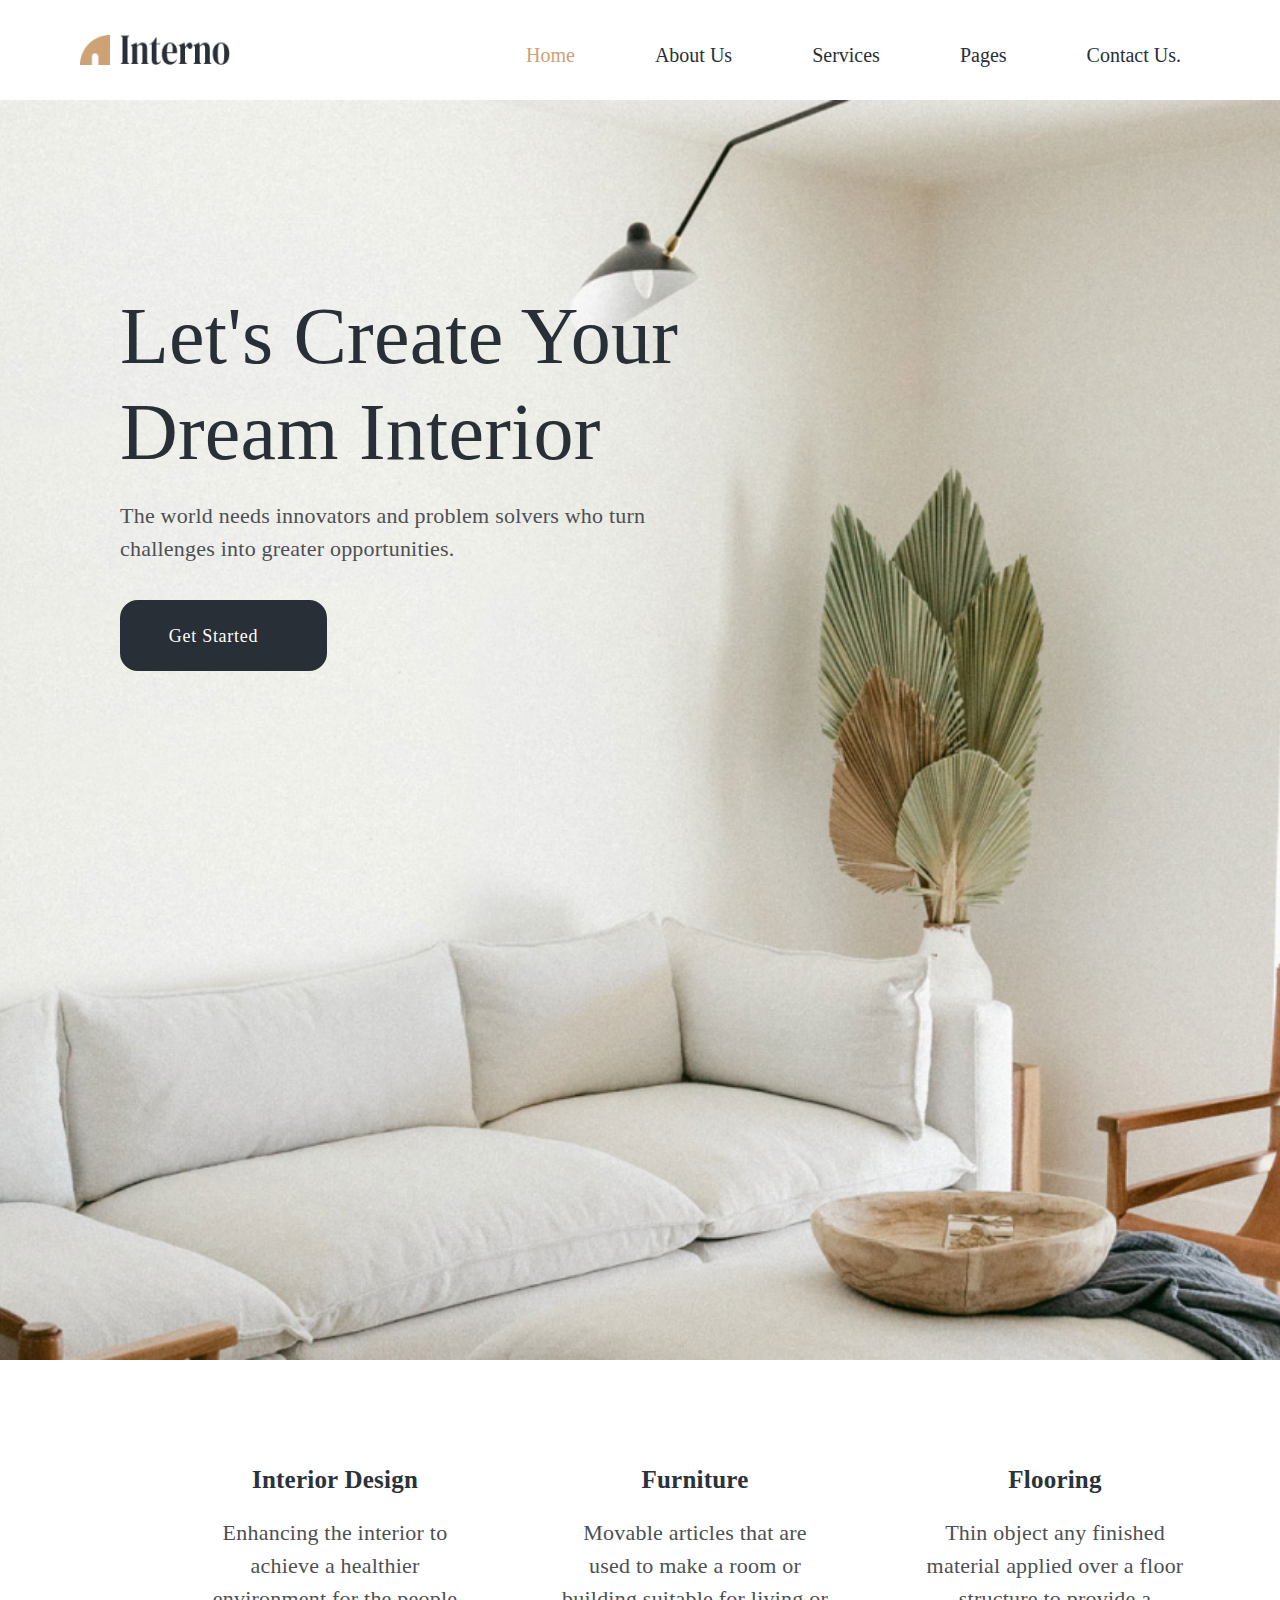
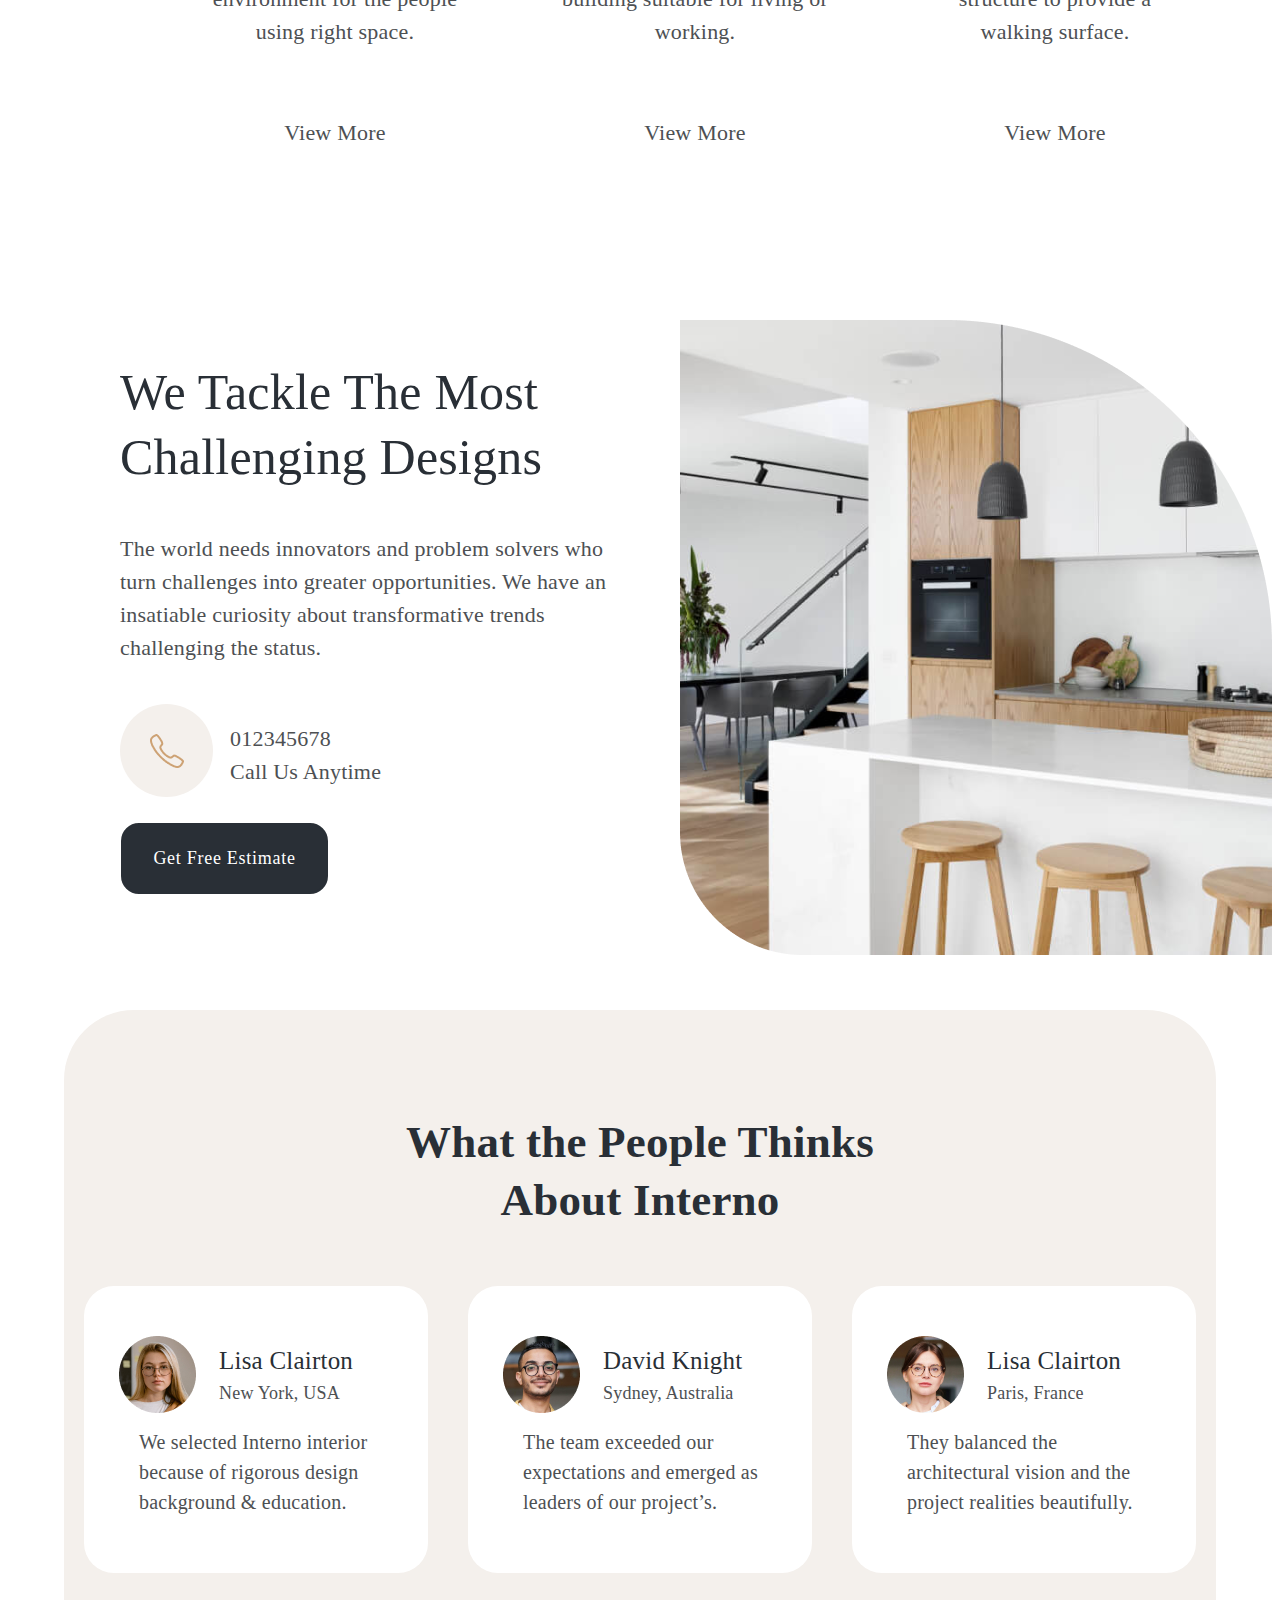
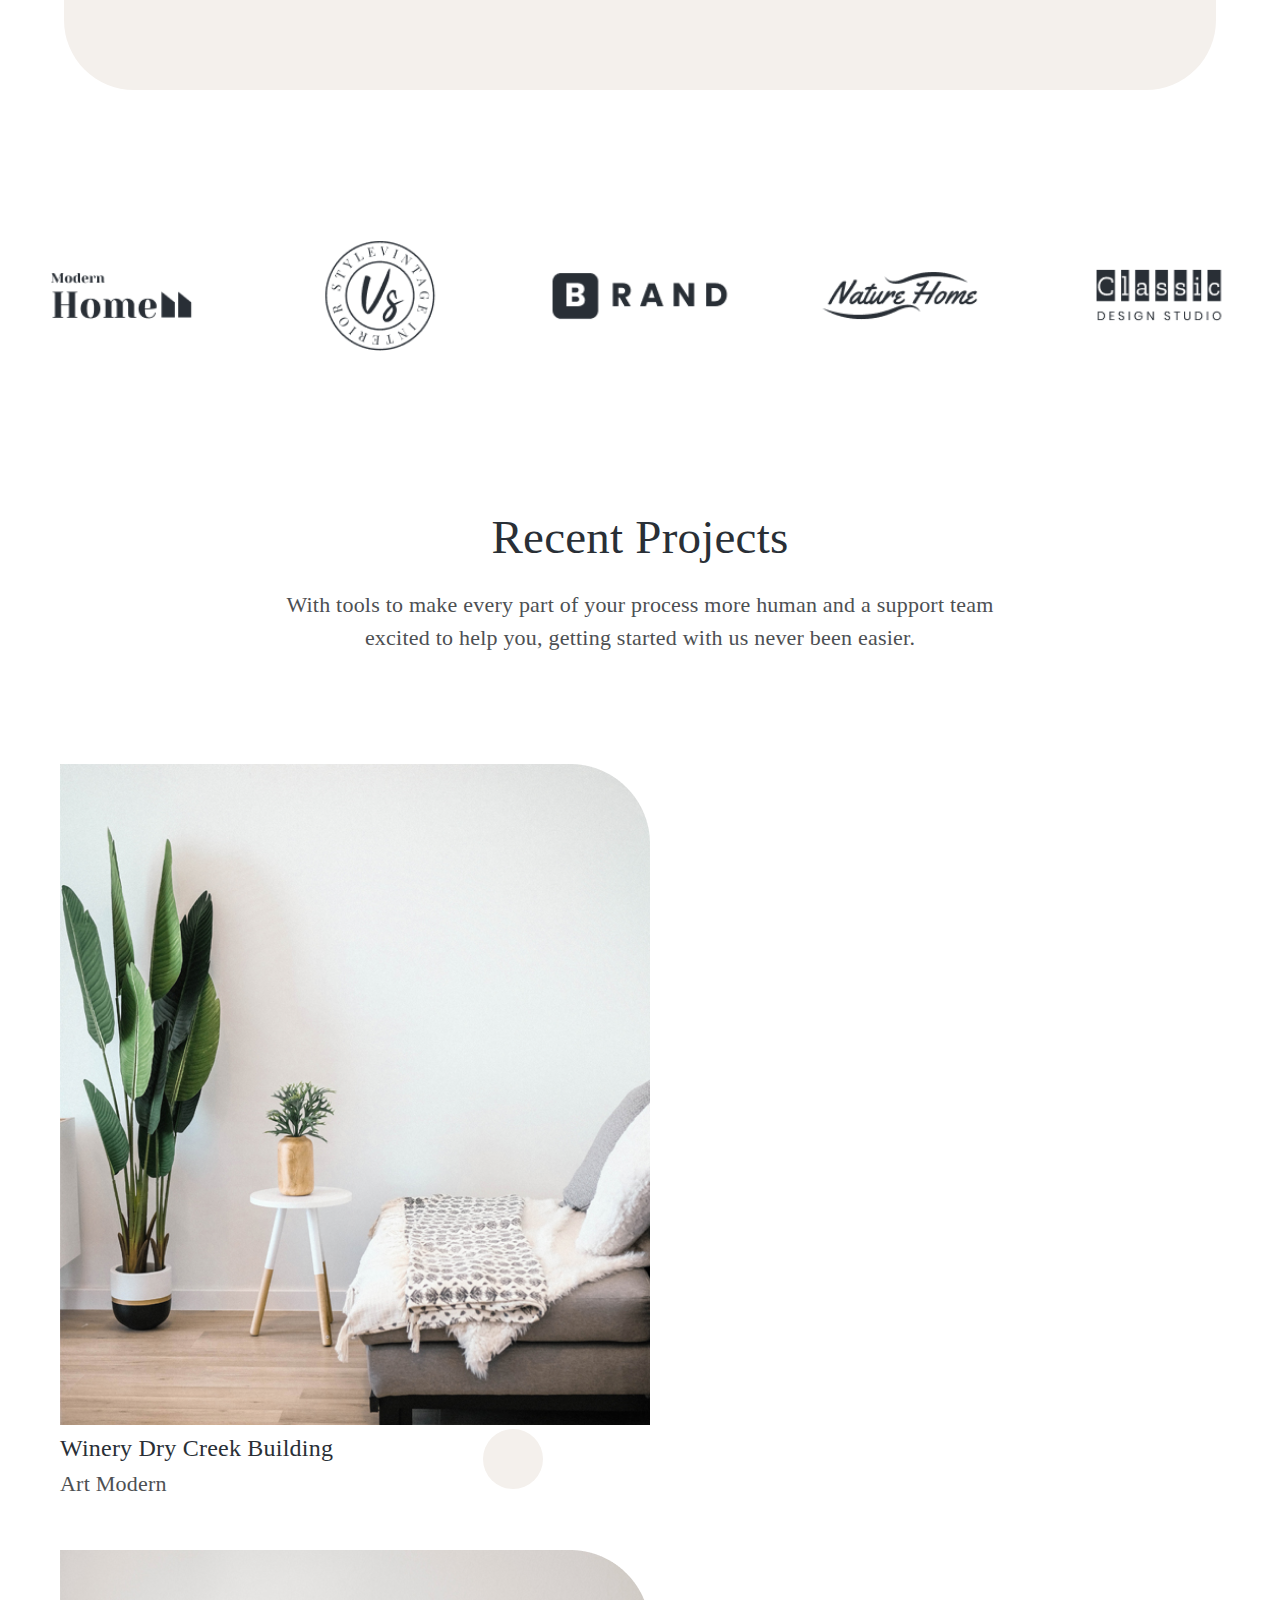
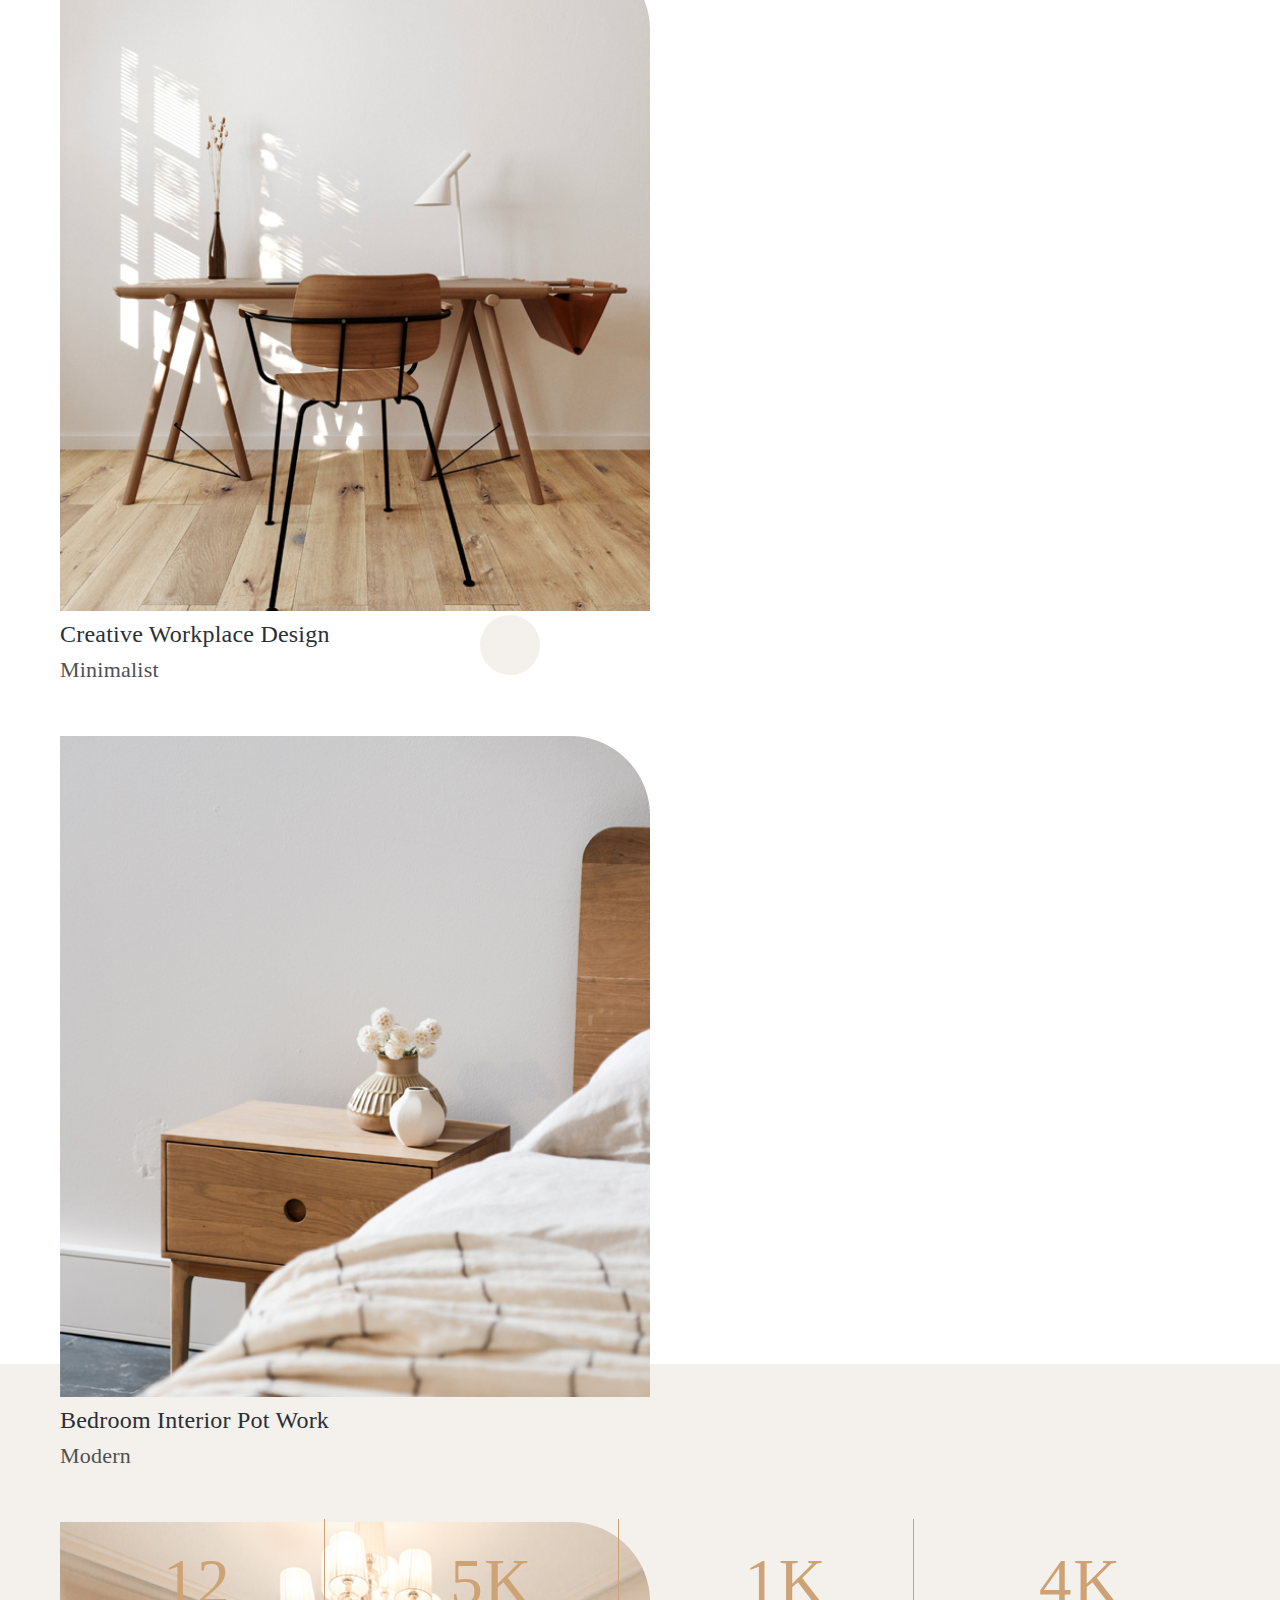
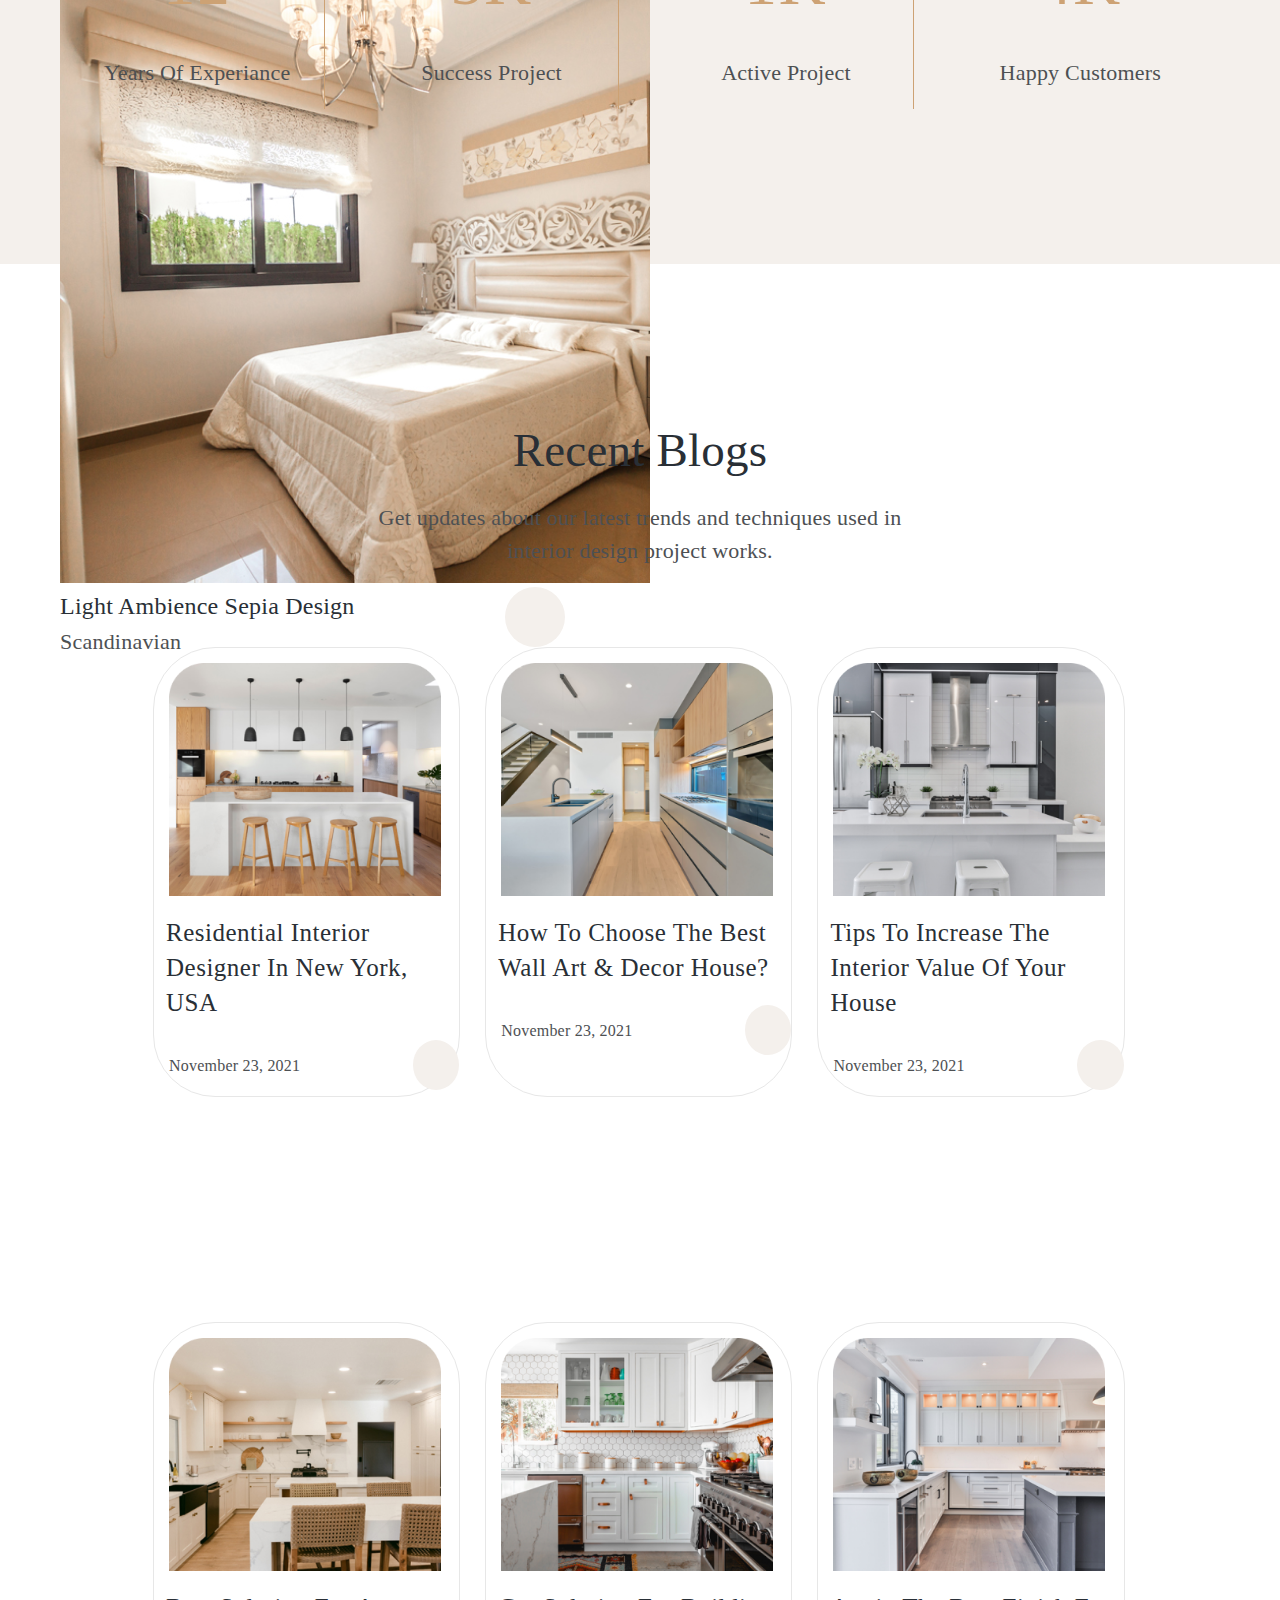
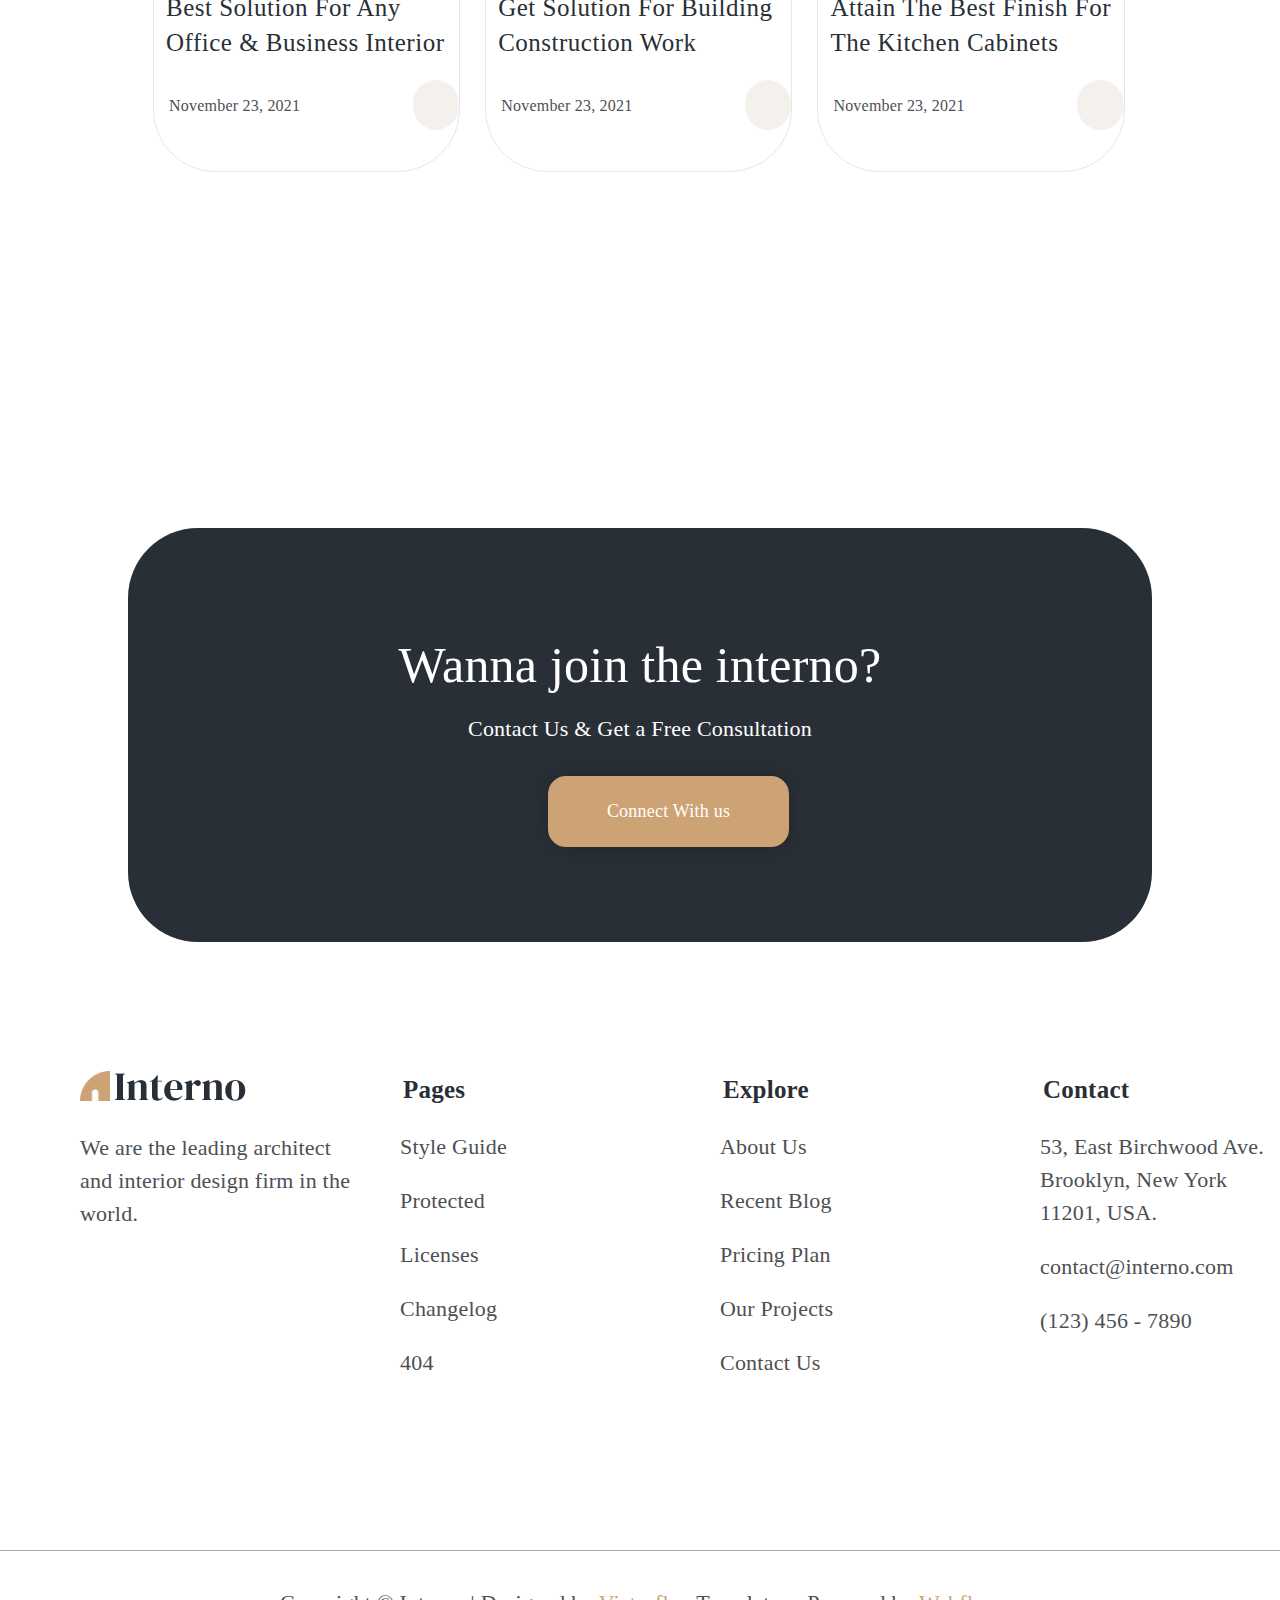
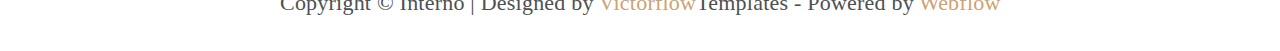
<file: index.html>
<!DOCTYPE html>
<html lang="en">
<head>
    <meta charset="UTF-8">
    <meta http-equiv="X-UA-Compatible" content="IE=edge">
    <meta name="viewport" content="width=device-width, initial-scale=1.0">
    <title>Document</title>
    <link rel="stylesheet" href="./style.css">
    <link rel="stylesheet" href="https://cdnjs.cloudflare.com/ajax/libs/font-awesome/6.1.1/css/all.min.css" integrity="sha512-KfkfwYDsLkIlwQp6LFnl8zNdLGxu9YAA1QvwINks4PhcElQSvqcyVLLD9aMhXd13uQjoXtEKNosOWaZqXgel0g==" crossorigin="anonymous" referrerpolicy="no-referrer" />

</head>
<body>
    
    <div class="main">
        <nav>
                <img class="image" src="./Vector.png" alt="">
                <img src="./Vector (1).png" alt="">

    <ul class="nav_collection">
        <li class="nav_item"><span>Home</span></li>
        <li class="nav_item">About Us</li>
        <li class="nav_item">Services</li>
        <li class="nav_item">Pages</li>
        <li class="nav_item">Contact Us.</li>
    </ul>               
        </nav>
        <div class="main_image">
            <h1>Let's Create Your <br> Dream Interior</h1>
            <p>The world needs innovators and problem solvers who turn <br>challenges into greater opportunities.</p>
            <button class="btn"><span>Get Started</span>
                <i class="fa-solid fa-arrow-right"></i></button>
        </div>

        <div class="main_text" >
            <div class="text_item">
                <h2>Interior Design</h2>
                <p>Enhancing the interior to achieve a healthier environment for the people using right space.</p>
                <p class="text_p">View More</p>

            </div>
            <div class="text_item">
                <h2>Furniture</h2>
                <p>Movable articles that are used to make a room or building suitable for living or working.</p>
                <p class="text_p">View More</p>
                
            </div>
            <div class="text_item">
                <h2>Flooring</h2>
                <p>Thin object any finished material applied over a floor structure to provide a walking surface.</p>
                <p class="text_p">View More</p>
                
            </div>
        </div>

        <div class="card">
            <div class="box">
                <h1>We Tackle The Most Challenging Designs</h1>
                <p>The world needs innovators and problem solvers who turn challenges into greater opportunities. We have an insatiable curiosity about transformative trends challenging the status.</p>
                <div class="mini_box">
                    <img src="./Vector (2).png" alt="">
                    <p>012345678</p>
                    <h2>Call Us Anytime</h2>
                    <button class="btn get"><span>Get Free Estimate</span></button>
                </div>
            </div>
            <div class="box2">
                <img src="./IMAGE (22).png" alt="">
            </div>
     </div>

        <div class="main_card">
            <h1>What the People Thinks <br>About Interno</h1>
            <div class="card_box">

                <div class="card_item">
                    <img src="./IMAGE (23).png" alt="">
                    <h2>Lisa Clairton</h2>
                    <!-- <p>New York, USA</p> -->
                    <h3>New York, USA</h3>
                    <p>We selected Interno interior because of rigorous design background & education.</p>
                </div>
                <div class="card_item">
                    <img src="./IMAGE (24).png" alt="">
                    <h2>David Knight</h2>
                    <h3>Sydney, Australia</h3>
                    <p>The team exceeded our expectations and emerged as leaders of our project’s.</p>
                </div>
                <div class="card_item">
                    <img src="./IMAGE (25).png" alt="">
                    <h2>Lisa Clairton</h2>
                    <h3>Paris, France</h3>
                    <p>They balanced the architectural vision and the project realities beautifully.</p>
                </div>
            </div>
        </div>

        <div class="add">
            <img src="./Frame.png" alt="">
        </div>

        <h1 class="add_h1">Recent Projects</h1>
        <p class="add_p">With tools to make every part of your process more human and a support team <br>excited to help you, getting started with us never been easier.</p>
   
        <div class="photo">
            <div class="photo_img">

                <img src="./IMAGE (26).png" alt="">
                <div class="dizayn">
    
                    <div class="img_text">
                        <h2>Winery Dry Creek Building</h2>
                        <p>Art Modern</p>
                    </div>
                    <div class="korsatkic">
                        <i class="fa-solid fa-arrow-right icon"></i>

                    </div>
            </div>
            </div>
            <div class="photo_img">

                <img src="./IMAGE (27).png" alt="">
                <div class="dizayn">
    
                    <div class="img_text">
                        <h2>Creative Workplace Design</h2>
                        <p>Minimalist</p>
                    </div>
                    <div class="korsatkic">
                        <i class="fa-solid fa-arrow-right icon"></i>

                    </div>
            </div>
            </div>
            <div class="photo_img">

                <img src="./IMAGE (28).png" alt="">
                <div class="dizayn">
    
                    <div class="img_text">
                        <h2>Bedroom Interior Pot Work</h2>
                        <p>Modern</p>
                    </div>
                    <div class="korsatkic">
                        <i class="fa-solid fa-arrow-right icon"></i>

                    </div>
            </div>
            </div>
            <div class="photo_img">

                <img src="./IMAGE (29).png" alt="">
                <div class="dizayn">
    
                    <div class="img_text">
                        <h2>Light Ambience Sepia Design</h2>
                        <p>Scandinavian</p>
                    </div>
                    <div class="korsatkic">
                        <i class="fa-solid fa-arrow-right icon"></i>
                    </div>
            </div>
            </div>

            
        </div>

        <div class="result">
            <div class="result_item">
                <h1>12</h1>
                <p>Years Of Experiance</p>
                <div class="result_p"></div>
            </div>
            <div class="result_item">
                <h1>5K</h1>
                <p>Success Project</p>
                <div class="result_p"></div>
            </div>
            <div class="result_item">
                <h1>1K</h1>
                <p>Active Project</p>
                <div class="result_p"></div>
            </div>
            <div class="result_item">
                <h1>4K</h1>
                <p>Happy Customers</p>
            </div>
        </div>

        <h1 class="add_h1">Recent Blogs</h1>
        <p class="add_p">Get updates about our latest trends and techniques used in <br>interior design project works.</p>
   
        <div class="card_container">
            <div class="card_item2">
                <div class="card_img">
                    <img src="./IMAGE (30).png" alt="">
                </div>
                <h1 class="usa">Residential Interior Designer In New York, USA</h1>
                <div class="nov">
                    <div class="nov_h3">
                        <h3>November 23, 2021</h3>
                    </div>
                    <div class="korsatkic icon2">
                        <i class="fa-solid fa-arrow-right icon icon3"></i>

                    </div> 

                </div>
            </div>
            <div class="card_item2">
                <div class="card_img">
                    <img src="./IMAGE (31).png" alt="">
                </div>
                <h1 class="usa">How To Choose The Best Wall Art & Decor House?</h1>
                <div class="nov">
                    <div class="nov_h3">
                        <h3>November 23, 2021</h3>
                    </div>
                    <div class="korsatkic icon2">
                        <i class="fa-solid fa-arrow-right icon icon3"></i>

                    </div> 

                </div>
            </div>
            <div class="card_item2">
                <div class="card_img">
                    <img src="./IMAGE (32).png" alt="">
                </div>
                <h1 class="usa">Tips To Increase The Interior Value Of Your House</h1>
                <div class="nov">
                    <div class="nov_h3">
                        <h3>November 23, 2021</h3>
                    </div>
                    <div class="korsatkic icon2">
                        <i class="fa-solid fa-arrow-right icon icon3"></i>

                    </div> 

                </div>
            </div>
            <div class="card_item2">
                <div class="card_img">
                    <img src="./IMAGE (33).png" alt="">
                </div>
                <h1 class="usa">Best Solution For Any Office & Business Interior</h1>
                <div class="nov">
                    <div class="nov_h3">
                        <h3>November 23, 2021</h3>
                    </div>
                    <div class="korsatkic icon2">
                        <i class="fa-solid fa-arrow-right icon icon3"></i>

                    </div> 

                </div>
            </div>
            <div class="card_item2">
                <div class="card_img">
                    <img src="./IMAGE (34).png" alt="">
                </div>
                <h1 class="usa">Get Solution For Building Construction Work</h1>
                <div class="nov">
                    <div class="nov_h3">
                        <h3>November 23, 2021</h3>
                    </div>
                    <div class="korsatkic icon2">
                        <i class="fa-solid fa-arrow-right icon icon3"></i>

                    </div> 

                </div>
            </div>
            <div class="card_item2">
                <div class="card_img">
                    <img src="./IMAGE (35).png" alt="">
                </div>
                <h1 class="usa">Attain The Best Finish For The Kitchen Cabinets</h1>
                <div class="nov">
                    <div class="nov_h3">
                        <h3>November 23, 2021</h3>
                    </div>
                    <div class="korsatkic icon2">
                        <i class="fa-solid fa-arrow-right icon icon3"></i>

                    </div> 

                </div>
            </div>
        </div>

        <div class="first_footer">
            <h1>Wanna join the interno?</h1>
            <h3>Contact Us & Get a Free Consultation</h3>
            <button class="foot_btn"><span>Connect With us</span></button>
        </div>
        <div class="footer">
            <div class="footer_item">
                <img class="image" src="./Vector.png" alt="">
                <img src="./Vector (1).png" alt="">
                <p>We are the leading architect and interior design firm in the world.</p>
            </div>
            <div class="footer_item">
                <h2>Pages</h2>
                <ul class="foot_collection">
                    <li class="foot_item">Style Guide</li>
                    <li class="foot_item">Protected</li>
                    <li class="foot_item">Licenses</li>
                    <li class="foot_item">Changelog</li>
                    <li class="foot_item">404</li>
                </ul>
            </div>
            <div class="footer_item">
                <h2>Explore</h2>
                <ul class="foot_collection">
                    <li class="foot_item">About Us</li>
                    <li class="foot_item">Recent Blog</li>
                    <li class="foot_item">Pricing Plan</li>
                    <li class="foot_item">Our Projects</li>
                    <li class="foot_item">Contact Us</li>
                </ul>
            </div>
            <div class="footer_item">
                <h2>Contact</h2>
                <ul class="foot_collection">
                    <li class="foot_item">53, East Birchwood Ave. Brooklyn, New York 11201, USA.</li>
                    <li class="foot_item">contact@interno.com</li>
                    <li class="foot_item">(123) 456 - 7890</li>
                </ul>
            </div>
        </div>
        <div class="footer2">
            <h2 class="h2">Copyright © Interno | Designed by</h2>
            <h3>Victorflow</h3>
            <h2 >Templates - Powered by</h2>
            <h3>Webflow</h3>
        </div>
    </div>


</body>
</html>
</file>
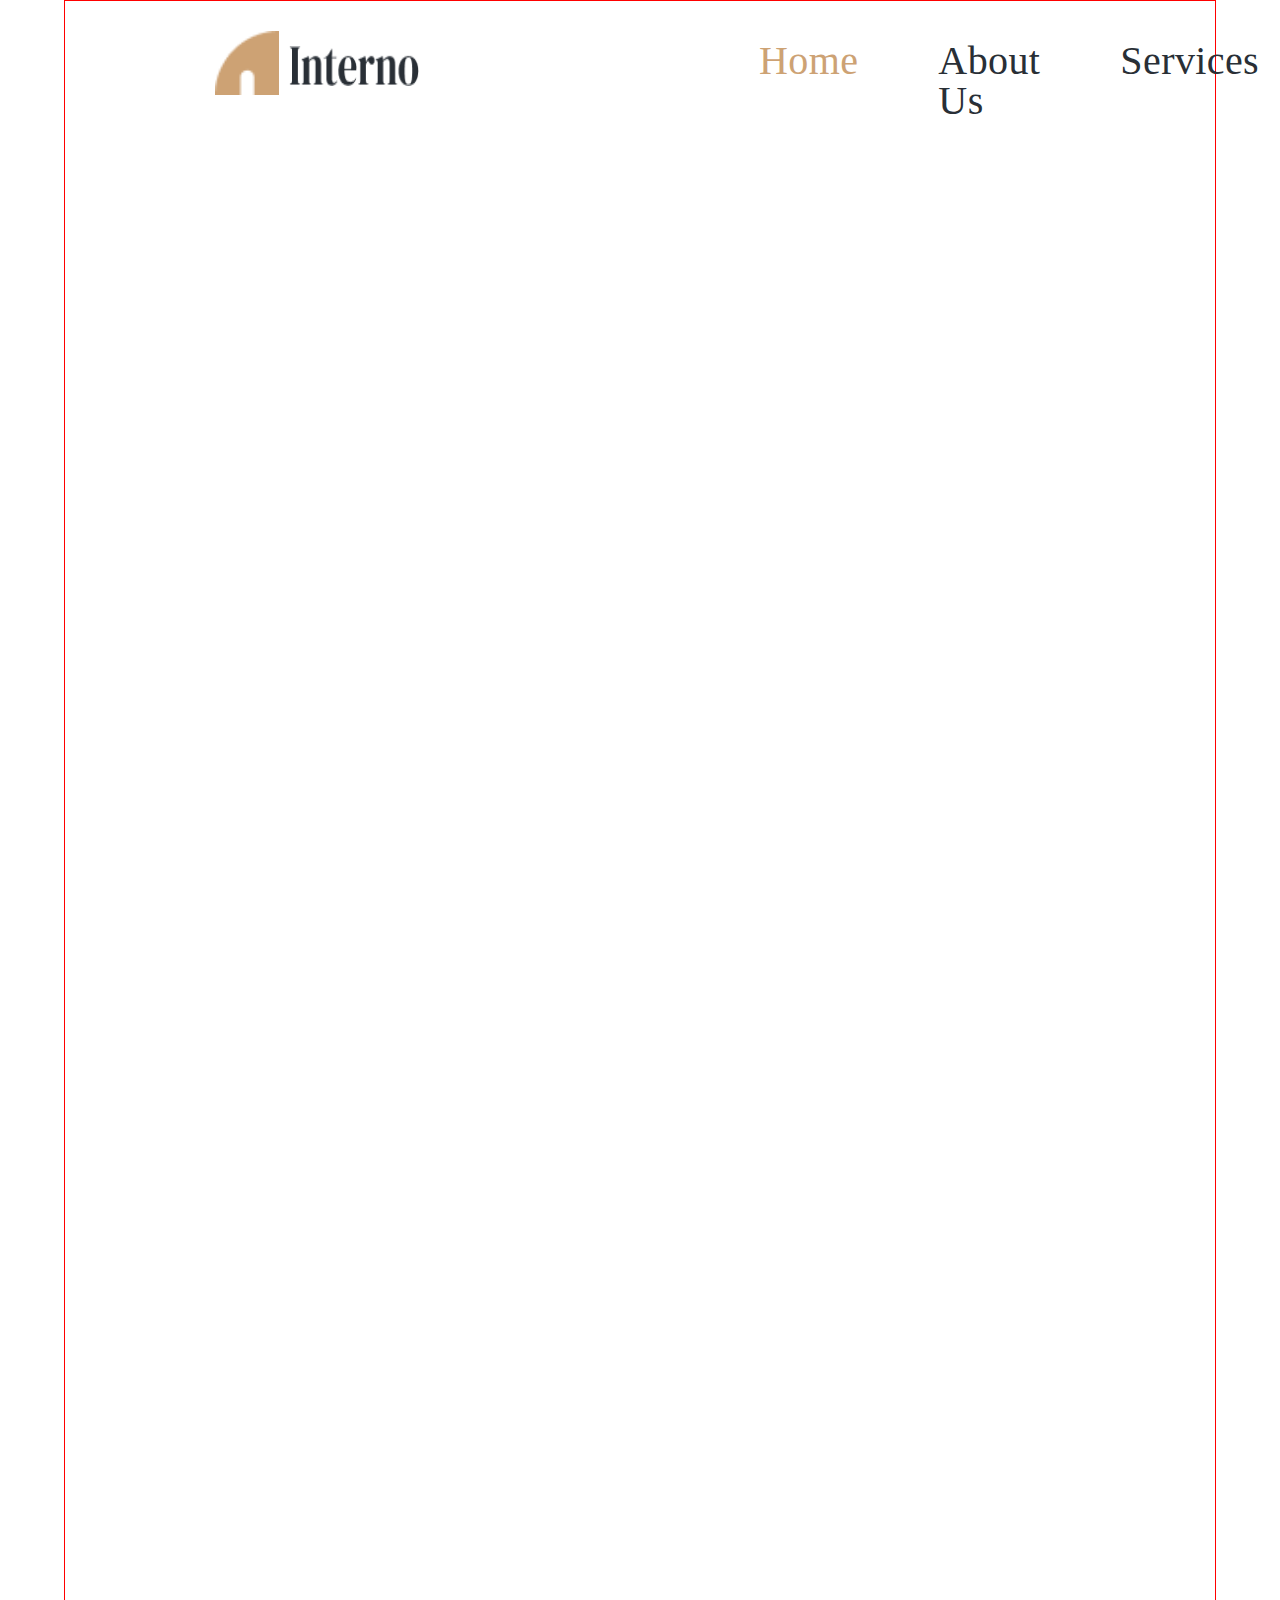
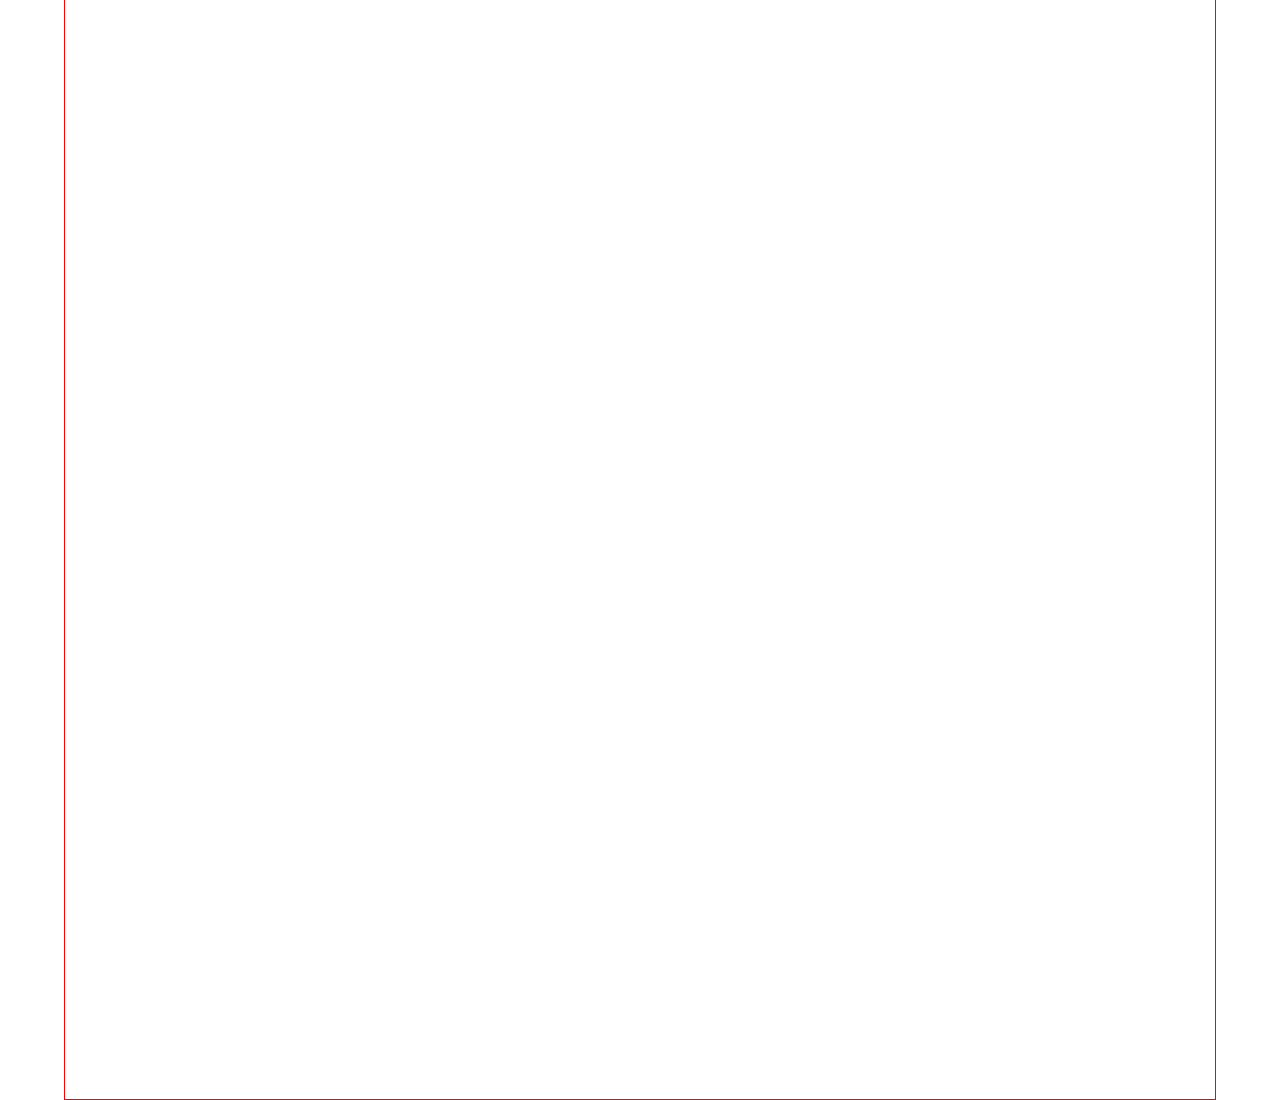
<file: main.html>
<!DOCTYPE html>
<html lang="en">
<head>
    <meta charset="UTF-8">
    <meta http-equiv="X-UA-Compatible" content="IE=edge">
    <meta name="viewport" content="width=device-width, initial-scale=1.0">
    <title>Document</title>
    <link rel="stylesheet" href="./main.css">
</head>
<body>
    <div class="main">
        <nav>
            <nav>
                <img class="nav_img" src="./Vector.png" alt="">
                <img class="nav_img2" src="./Vector (1).png" alt="">
    
    
                <ul class="nav_collection">
                    <li class="nav_item"><span>Home</span></li>
                    <li class="nav_item">About Us</li>
                    <li class="nav_item">Services</li>
                    <li class="nav_item">Pages</li>
                    <li class="nav_item">Contact Us.</li>
                </ul>
            </nav>
        </nav>
    </div>
</body>
</html>
</file>
<file: style.css>
*{
    margin: 0;
    padding: 0;
    box-sizing: border-box;
}
body{
    height: 1000vh;
}
.main{
    width: 100%;
    min-height: 500vh;
}
nav{
    width: 100%;
    height: 100px;
    display: flex;
}
nav img{
    margin-top: 35px;
    width: 110px;
    height: 30px;
    margin-left: 10px;
}
.image{
    margin-left: 80px;
    width: 30px;
    height: 30px;
}
.nav_collection{
    display: flex;
    margin-left: 20%;
}
.nav_item{
    list-style: none;
    font-family: 'Jost';
    font-style: normal;
    font-weight: 400;
    font-size: 20px;
    line-height: 30px;
    margin: 40px;
    color: #292F36;
}
.nav_item span{
    color: #CDA274;
}
.main_image{
    width: 100%;
    /* height: 160vh; */
    min-height: 140vh;
    background: url("./IMAGE\ \(21\).png")no-repeat center/cover;
}
.main_image h1{
    width: 50%;
    font-family: 'DM Serif Display';
    font-style: normal;
    font-weight: 400;
    font-size: 80px;
    line-height: 96px;
    letter-spacing: 0.22px;
    margin-left: 120px;
color: #292F36;
    padding-top: 188px;
}
.main_image p{
    font-family: 'Jost';
font-style: normal;
font-weight: 400;
font-size: 22px;
line-height: 33px;
letter-spacing: 0.22px;
    margin-left: 120px;
color: #4D5053;
margin-top: 19px;
}
.btn{
    width: 207px;
    height: 71px;
    background: #292F36;
border: 2px solid #292F36;
border-radius: 18px;
margin-left: 120px;
margin-top: 35px;
}
.btn span{
    font-family: 'Jost';
font-style: normal;
font-weight: 400;
font-size: 18px;
line-height: 27px;
letter-spacing: 0.72px;

color: #FFFFFF;
}
.fa-arrow-right{
    margin-left: 20px;
    color: #CDA274;
    font-size: 22px;    
    
}
.main_text{
    width: 100%;
    height: 400px;
    display: flex;
    padding-left: 200px;
    
}
.text_item{
    width: 26%;
    height: 100%;
    margin-right: 90px;
}
.main_text h2{
    font-family: 'DM Serif Display';
    font-style: normal;
    font-weight: 600;
    font-size: 25px;
    line-height: 39px;
    text-align: center;
letter-spacing: 0.22px;
    margin-top: 100px;
color: #2a323a;
margin-bottom: 17px;
}
.main_text p{
    font-family: 'Jost';
    font-style: normal;
    font-weight: 400;
    font-size: 22px;
    line-height: 33px;
    text-align: center;
letter-spacing: 0.22px;
    margin-bottom: 68px;
color: #4D5053;
}

.text_p{
    font-family: 'Jost';
font-style: normal;
font-weight: 400;
font-size: 18px;
line-height: 27px;
text-align: center;
letter-spacing: 0.36px;

color: #4D5053;

}
.card{
    width: 100%;
    height: 800px;
    display: flex;
}
.box{
    width: 50%;
    height: 100%;

}
.box h1{
    font-family: 'DM Serif Display';
font-style: normal;
font-weight: 400;
font-size: 50px;
line-height: 65px;
letter-spacing: 0.22px;
margin-left: 120px;
    margin-top: 200px;
color: #292F36;
}
.box p{
    font-family: 'Jost';
font-style: normal;
font-weight: 400;
font-size: 22px;
line-height: 33px;
letter-spacing: 0.22px;
    width: 80%;
    margin-left: 120px;
    margin-top: 42px;
color: #4D5053;
}
.mini_box{
    width: 93px;
    height: 93px;
    border-radius: 50%;
    background: #F4F0EC;
    margin-left: 120px;
    margin-top: 40px;
}
.mini_box img{
    margin-left: 30px;
    margin-top: 30px;
}
.mini_box p{
    margin-left: 110px;
    margin-top: -50px;
}
.mini_box h2{
    width: 200px;
    font-family: 'Jost';
font-style: normal;
font-weight: 400;
font-size: 22px;
line-height: 33px;
letter-spacing: 0.22px;
margin-left: 110px;
color: #4D5053;

}
.mini_box span{
    color: #FFFFFF;
}
.get{
    margin-left: 1px;
}
.box2 img{
    margin-top: 160px;
    margin-left: 40px;  
}



.main_card{
    width: 90%;
    height: 680px;
    margin: auto;
    background: #F4F0EC;
border-radius: 70px;
margin-top: 50px;
}
.card_box{
    display: flex;
}

.main_card h1{
    font-family: 'DM Serif Display';
font-style: normal;
font-weight: 550;
font-size: 45px;
line-height: 58px;
text-align: center;
letter-spacing: 0.22px;
    /* margin-top: 103px; */
    padding-top: 103px;
color: #292F36;
}
.card_item{
    width: 354px;
    height: 287px;
    background-color: #fff;
    background: #FFFFFF;
border-radius: 30px;
margin: 57px 20px;
}
.card_item{
    padding-top: 50px;
    padding-left: 35px;
}
.card_item h2{
    font-family: 'DM Serif Display';
font-style: normal;
font-weight: 500;
font-size: 25px;
line-height: 38px;
letter-spacing: 0.22px;
    margin-left: 100px;
    margin-top: -75px;
color: #292F36;
}
.card_item h3{
    font-family: 'Jost';
font-style: normal;
font-weight: 500;
font-size: 18px;
line-height: 27px;
letter-spacing: 0.22px;
margin-left: 100px;
color: #4D5053;
}
.card_item p{
    font-family: 'Jost';
font-style: normal;
font-weight: 400;
font-size: 20px;
line-height: 30px;
letter-spacing: 0.22px;
    width: 80%;
color: #4D5053;
margin-top: 20px;
margin-left: 20px;
}



.add{
    display: flex;
    width: 100%;
    
}
.add img{
    width: 800%;
    object-fit: cover;
    margin-top: 150px;
}


.add_h1{
    font-family: 'DM Serif Display';
font-style: normal;
font-weight: 400;
font-size: 47px;
line-height: 62px;
text-align: center;
letter-spacing: 0.22px;
margin-top: 155px;
color: #292F36;
}
.add_p{
    font-family: 'Jost';
font-style: normal;
font-weight: 400;
font-size: 22px;
line-height: 33px;
text-align: center;
letter-spacing: 0.22px;
margin-top: 20px;
color: #4D5053;
}

.photo{
    width: 100%;
    height: 200vh;
    display: flex;
    flex-wrap: wrap;
    margin-top: 60px;
}
.photo img{
    width: 590px;
    height: 661px;
    object-fit: cover;
    margin-left: 60px;
    margin-top: 50px;
}
.img_text h2{
    font-family: 'DM Serif Display';
font-style: normal;
font-weight: 400;
font-size: 24px;
line-height: 38px;
letter-spacing: 0.22px;
margin-left: 60px;
color: #292F36;
}
.img_text p{
    font-family: 'Jost';
font-style: normal;
font-weight: 400;
font-size: 22px;
line-height: 33px;
letter-spacing: 0.22px;
margin-left: 60px;
color: #4D5053;
}
.korsatkic{
    width: 60px;
    height: 60px;
    border-radius: 50%;
    background-color: #F4F0EC;
    margin-left: 150px;
}
.dizayn{
    display: flex;

}
.icon{
    margin-top: 20px;
}

.result{
    background: #F4F0EC;
    width: 100%;
    height: 500px;
    margin-top: 450px;
    display: flex;
    
}
.result_item{
    width: 23%;
    height: 100%;

}

.result_item h1{
    font-family: 'DM Serif Display';
    font-style: normal;
color: #CDA274;

    font-weight: 400;
    font-size: 65px;
    line-height: 128px;
    text-align: center;
    letter-spacing: 1.7px;
    margin-top: 154px;
    margin-left: 100px;  
}
.result_item p{

    font-family: 'Jost';
    font-style: normal;
    font-weight: 400;
    font-size: 22px;
    line-height: 33px;
    text-align: center;
letter-spacing: 0.22px;
margin-left: 100px;
margin-top: 10px;
color: #4D5053;
}
.result_p{
    width: 1px;
    height: 190px;
    background: #CDA274;
    margin-left: 110%;
    margin-top: -170px;
}
.card_container{
    width: 80%;
    height: 150vh;
    display: flex; 
    margin: auto;
    margin-top: 70px;
    flex-wrap: wrap;
}
.card_item2{
    width: 30%;
    height: 450px;
    border: 1px solid #E7E7E7;
    border-radius: 62px;
    margin-top: 10px;
    margin-left: 25px;
}
.card_item2 img{
    width: 89%;
    margin-left: 15px;
    margin-top: 15px;
}

.usa{
    font-family: 'DM Serif Display';
font-style: normal;
font-weight: 500;
font-size: 25px;
line-height: 35px;
letter-spacing: 0.5px;
    margin-left: 12px;
    margin-top: 15px;
color: #292F36;
}
.nov{
    display: flex;
    width: 100%;
}
.nov h3{
    font-family: 'Jost';
    font-style: normal;
    font-weight: 400;
    font-size: 16px;
    line-height: 24px;
    letter-spacing: 0.22px;
    margin-top: 34px;
    margin-left: 15px;
    width: 144px;
color: #4D5053;

}
.icon2{
    width: 50px;
    height: 50px;
    border-radius: 50%;
    background-color: #F4F0EC;
  margin-left: 100px;
  margin-top: 20px;
}
.icon3{
    margin-left: 15px;
    margin-top: 15px;
}
.first_footer{
    width: 80%;
    height: 414px;
    background: #292F36;
border-radius: 70px;
margin: auto;
margin-top: 141px;
}
.first_footer h1{
    font-family: 'DM Serif Display';
font-style: normal;
font-weight: 400;
font-size: 50px;
line-height: 75px;
text-align: center;
letter-spacing: 0.22px;
    padding-top: 100px;
color: #FFFFFF;
}
.first_footer h3{
    font-family: 'Jost';
font-style: normal;
font-weight: 400;
font-size: 22px;
line-height: 33px;
text-align: center;
letter-spacing: 0.22px;
padding-top: 9px;
color: #FFFFFF;
}

.foot_btn{
    width: 241px;
    height: 71px;
    background: #CDA274;
border: 2px solid #CDA274;
box-shadow: 1px 0px 18px rgba(0, 0, 0, 0.2);
border-radius: 18px;
margin-left: 420px;
margin-top: 31px;
 }
 .foot_btn span{
    font-family: 'Jost';
    font-style: normal;
    font-weight: 400;
    font-size: 18px;
    line-height: 27px;     
    text-align: center;
letter-spacing: 0.22px;

color: #FFFFFF;
 }
.footer{
    width: 100%;
    height: 480px;
    margin: auto;
    margin-top: 129px;
    display: flex;
    border-bottom: 1px solid rgba(128, 128, 128, 0.672);

}
.footer_item{
    width: 90%;
    
}
.footer_item p{
    font-family: 'Jost';
font-style: normal;
font-weight: 400;
width: 90%;
font-size: 22px;
line-height: 33px;             
letter-spacing: 0.22px;
    margin-top: 26px;
    margin-left: 80px;
color: #4D5053;
}
.footer_item h2{
    font-family: 'DM Serif Display';
font-style: normal;
font-weight: 600;
font-size: 25px;
line-height: 38px;
letter-spacing: 0.22px;
margin-left: 83px;
color: #292F36;

}
.foot_collection{
    list-style: none;
}
.foot_item{
    font-family: 'Jost';
font-style: normal;
font-weight: 400;
font-size: 22px;
line-height: 33px;
letter-spacing: 0.22px;
margin-left: 80px;
margin-top: 21px;
color: #4D5053;

}
.footer2{
    width: 100%;
    height: 100px;
    display: flex;
}
.footer2 h2{
    font-family: 'Jost';
font-style: normal;
font-weight: 400;
font-size: 22px;
line-height: 33px;
text-align: center;
letter-spacing: 0.22px;
margin-top: 35px;
color: #4D5053;

}
.h2{
    margin-left: 280px;
}
.footer2 h3{
    font-family: 'Jost';
font-style: normal;
font-weight: 400;
font-size: 22px;
line-height: 33px;
text-align: center;
letter-spacing: 0.22px;
margin-top: 35px;
color: #CDA274;
margin-left: 5px;
}
</file>
<file: main.css>
*{
    margin: 0;
    padding: 0;
    box-sizing: border-box;
}
.main{
    width: 90%;
    height: 300vh;
    border: 1px solid red;
    margin: auto;
}
nav{
    width: 100%;
    height: 100px;
    background-color: #fff;
    display: flex;
    font-family: 'Jost';
}
.nav_img{
    width: 64px;
    height: 64px;
    object-fit: cover;
    margin-left: 150px;
    margin-top: 30px;
}
.nav_img2{
    width: 130px;
    height: 40px;
    margin-top: 45px;
    margin-left: 10px;
}
.nav_collection{
display: flex;
list-style: none;
margin-left: 300px;
}
.nav_item{

    font-size: 40px;
    letter-spacing: 0.4px;
    font-weight: 400;
    line-height: 40px;
    color: #292F36;
    margin-top: 60px;
    margin: 40px;
    font-family: 'Jost';
}
.nav_item span{
    color: #CDA274;

}
</file>
